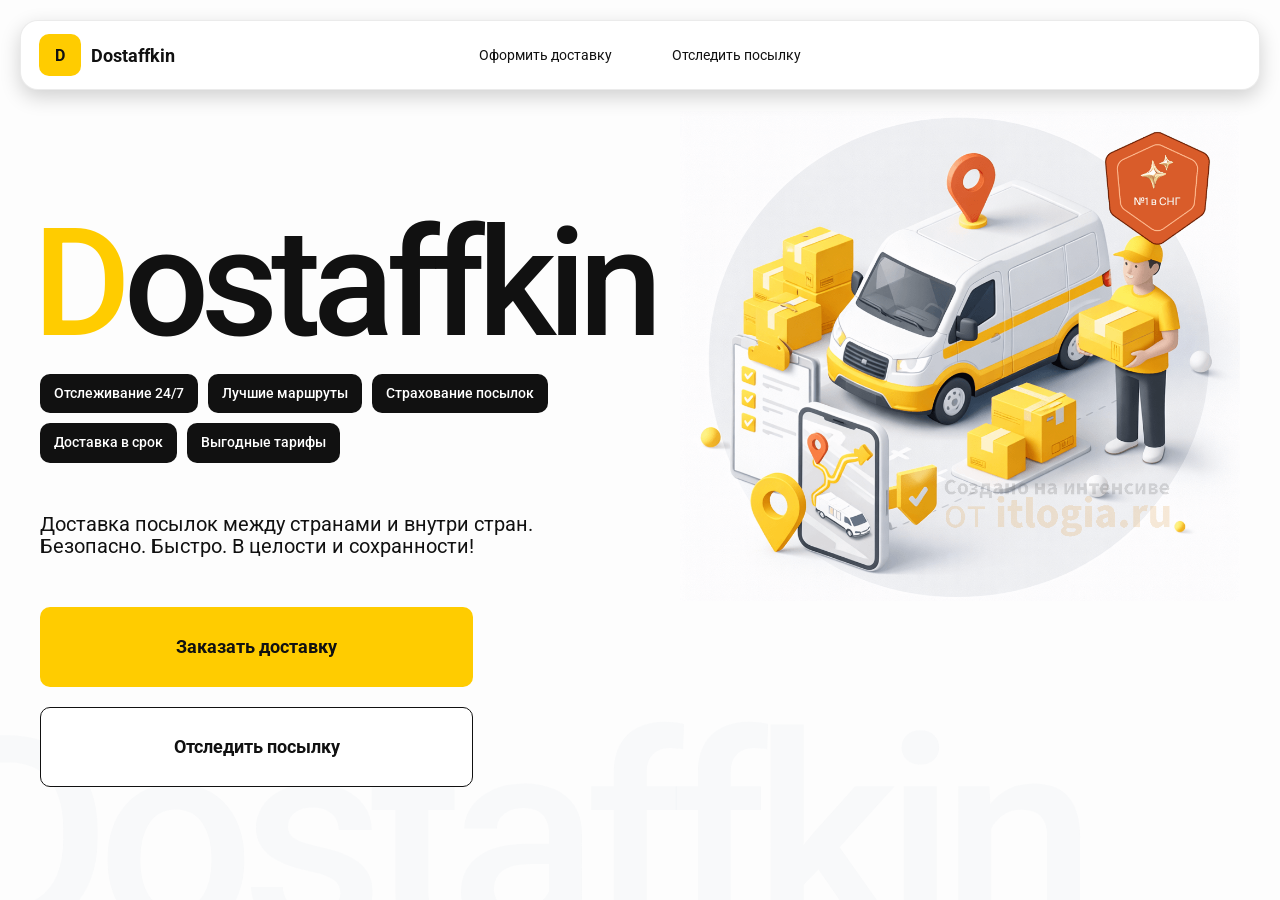
<file: index.html>
<!doctype html>
<html lang="ru">

<head>
    <meta charset="utf-8" />
    <meta name="viewport" content="width=device-width,initial-scale=1,maximum-scale=1,user-scalable=0" />
    <title>Dostaffkin — Доставка посылок между странами и внутри стран. Безопасно. Быстро. В целости и сохранности!
    </title>

    <link href="styles/base.css" rel="stylesheet" />
    <link href="styles/base_adaptive.css" rel="stylesheet" />
    <link href="styles/index.css" rel="stylesheet" />
    <link href="styles/index_adaptive.css" rel="stylesheet" />
</head>

<body>
    <div class="container">
        <header class="header">
            <a class="header-brand" href="#">
                <div class="header-logo">D</div>
                <div class="header-title">Dostaffkin</div>
            </a>
            <nav class="header-menu">
                <a class="header-link" href="./order.html">Оформить <span>доставку</span></a>
                <a class="header-link" href="./track.html">Отследить <span>посылку</span></a>
            </nav>
        </header>
        <main class="main">
            <section class="main-info">
                <div class="main-title">
                    <span>D</span>ostaffkin
                </div>
                <div class="main-features">
                    <div class="main-feature">Отслеживание 24/7</div>
                    <div class="main-feature">Лучшие маршруты</div>
                    <div class="main-feature">Страхование посылок</div>
                    <div class="main-feature">Доставка в срок</div>
                    <div class="main-feature">Выгодные тарифы</div>
                </div>
                <div class="main-description">
                    Доставка посылок между странами и внутри стран.
                    Безопасно. Быстро. В целости и сохранности!
                </div>
                <div class="main-actions">
                    <a class="button" type="button" href="./order.html">Заказать доставку</a>
                    <a class="button button-white" type="button" href="./track.html">Отследить посылку</a>
                </div>
            </section>
            <div class="main-title-ghost">Dostaffkin</div>
            <section class="main-image">
                <img src="images/main-image.png" alt="Main image" />
            </section>
        </main>
    </div>
</body>

</html>
</file>
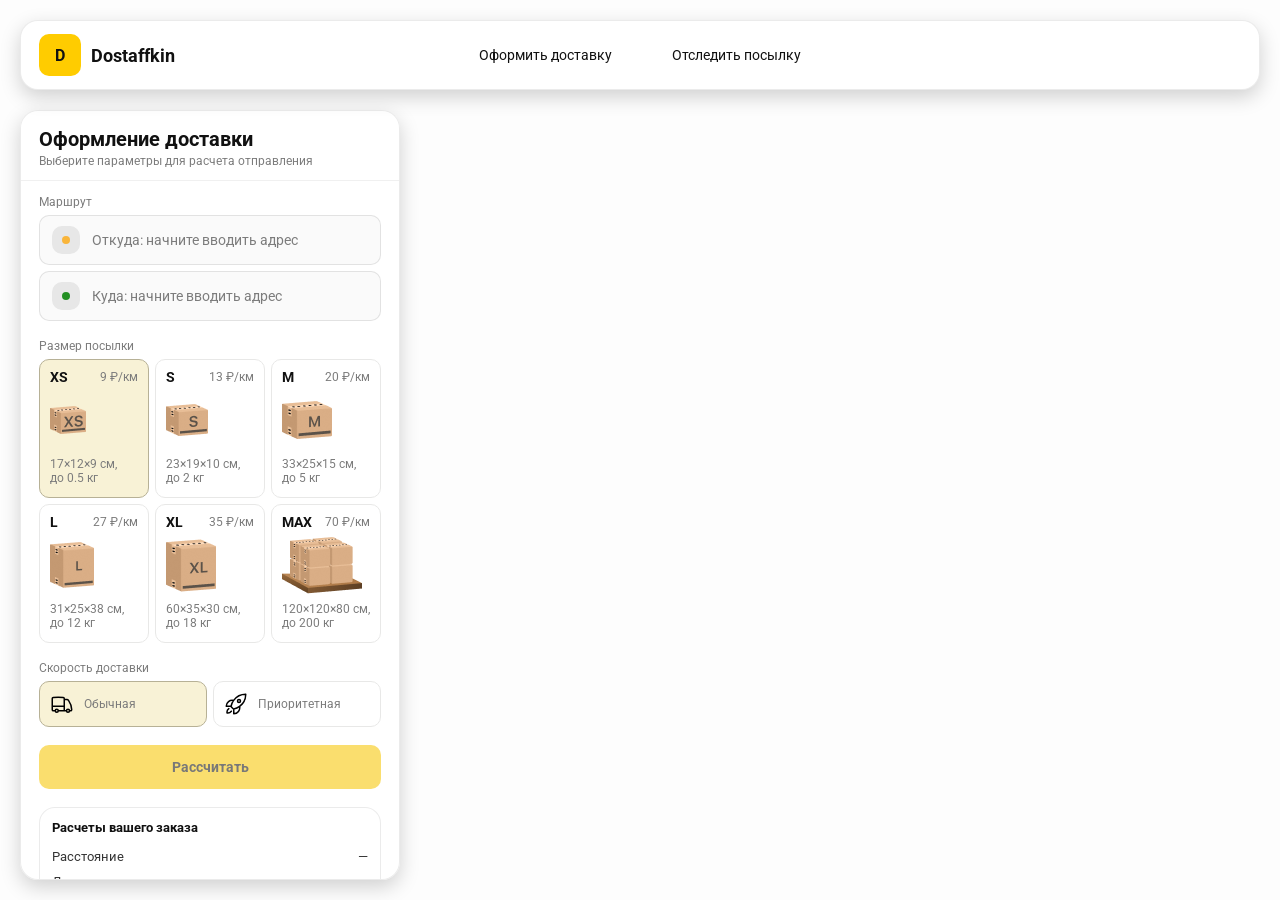
<file: order.html>
<!doctype html>
<html lang="ru">

<head>
    <meta charset="utf-8" />
    <meta name="viewport" content="width=device-width,initial-scale=1,maximum-scale=1,user-scalable=0" />
    <title>Оформление доставки</title>

    <link rel="stylesheet" href="styles/base.css" />
    <link rel="stylesheet" href="styles/base_adaptive.css" />

    <link rel="stylesheet" href="styles/order.css" />
    <link rel="stylesheet" href="styles/order_adaptive.css" />

    <script src="https://testologia.ru/ymc_min.js" data-apikey="78c08223-e5f3-497b-8891-eb1f27f0087f" data-suggest-apikey="60f238fd-fdd1-485b-81b3-67fea59a0cd3"></script>
</head>

<body>
    <div id="map"></div>

    <header class="header">
        <a class="header-brand" href="./index.html">
            <div class="header-logo">D</div>
            <div class="header-title">Dostaffkin</div>
        </a>
        <nav class="header-menu">
            <a class="header-link" href="#">Оформить <span>доставку</span></a>
            <a class="header-link" href="./track.html">Отследить <span>посылку</span></a>
        </nav>
    </header>

    <aside class="main" id="sidebar">
        <div class="main-header">
            <div class="main-title">Оформление доставки</div>
            <div class="main-text">Выберите параметры для расчета отправления</div>
        </div>
        <div class="main-content">
            <div class="main-route">
                <div class="main-block-title">Маршрут</div>
                <div class="main-fields">
                    <div class="main-field" id="fromField">
                        <div class="main-pin"></div>
                        <input id="from" placeholder="Откуда: начните вводить адрес" autocomplete="off" />
                        <div class="main-ac" id="fromAc" role="listbox" aria-label="Подсказки адресов"></div>
                    </div>

                    <div class="main-field" id="toField">
                        <div class="main-pin"></div>
                        <input id="to" placeholder="Куда: начните вводить адрес" autocomplete="off" />
                        <div class="main-ac" id="toAc" role="listbox" aria-label="Подсказки адресов"></div>
                    </div>
                </div>
            </div>
            <div class="main-package">
                <div class="main-block-title">Размер посылки</div>

                <div class="main-sizes">
                    <div class="main-size-card is-active" data-value="xs">
                        <div class="main-size-top">
                            <div class="main-size-label">XS</div>
                            <div class="main-size-rate">9 ₽/км</div>
                        </div>
                        <div class="main-size-media">
                            <img src="images/sizes/xs.png" alt="Короб XS" />
                        </div>
                        <div class="main-size-description">17×12×9 см,<br>до 0.5 кг</div>
                    </div>

                    <div class="main-size-card" data-value="s">
                        <div class="main-size-top">
                            <div class="main-size-label">S</div>
                            <div class="main-size-rate">13 ₽/км</div>
                        </div>
                        <div class="main-size-media">
                            <img src="images/sizes/s.png" alt="Короб S" />
                        </div>
                        <div class="main-size-description">23×19×10 см,<br>до 2 кг</div>
                    </div>

                    <div class="main-size-card" data-value="m">
                        <div class="main-size-top">
                            <div class="main-size-label">M</div>
                            <div class="main-size-rate">20 ₽/км</div>
                        </div>
                        <div class="main-size-media">
                            <img src="images/sizes/m.png" alt="Короб M" />
                        </div>
                        <div class="main-size-description">33×25×15 см,<br>до 5 кг</div>
                    </div>

                    <div class="main-size-card" data-value="l">
                        <div class="main-size-top">
                            <div class="main-size-label">L</div>
                            <div class="main-size-rate">27 ₽/км</div>
                        </div>
                        <div class="main-size-media">
                            <img src="images/sizes/l.png" alt="Короб L" />
                        </div>
                        <div class="main-size-description">31×25×38 см,<br>до 12 кг</div>
                    </div>

                    <div class="main-size-card" data-value="xl">
                        <div class="main-size-top">
                            <div class="main-size-label">XL</div>
                            <div class="main-size-rate">35 ₽/км</div>
                        </div>
                        <div class="main-size-media">
                            <img src="images/sizes/xl.png" alt="Короб XL" />
                        </div>
                        <div class="main-size-description">60×35×30 см,<br>до 18 кг</div>
                    </div>

                    <div class="main-size-card" data-value="max">
                        <div class="main-size-top">
                            <div class="main-size-label">MAX</div>
                            <div class="main-size-rate">70 ₽/км</div>
                        </div>
                        <div class="main-size-media main-size-media-palleta">
                            <img src="images/sizes/max.png" alt="Паллета" />
                        </div>
                        <div class="main-size-description">120×120×80 см,<br>до 200 кг</div>
                    </div>
                </div>
            </div>
            <div class="main-speed">
                <div class="main-block-title">Скорость доставки</div>

                <div class="main-speeds">
                    <div class="main-speed-card is-active" data-value="regular">
                        <img class="main-speed-media" src="images/icons/regular.svg" alt="Regular" />
                        <div class="main-speed-description">Обычная</div>
                    </div>
                    <div class="main-speed-card" data-value="fast">
                        <img class="main-speed-media" src="images/icons/fast.svg" alt="Fast" />
                        <div class="main-speed-description">Приоритетная</div>
                    </div>

                </div>
            </div>

            <div class="main-calculate-block">
                <button id="calc" class="button calculate-button" type="button" disabled>Рассчитать</button>
            </div>
            <div class="main-result" id="result">
                <div class="main-result-title">Расчеты вашего заказа</div>
                <div class="main-result-lines">
                    <div class="main-result-line"><span>Расстояние</span><span id="distanceValue">—</span></div>
                    <div class="main-result-line"><span>Доставим через</span><span id="durationValue">—</span></div>
                    <div class="main-result-line"><span>Тариф</span><span id="rateValue">—</span></div>
                </div>
                <div class="main-price">
                    <div class="main-price-label">Итого</div>
                    <div class="main-price-value" id="totalValue">—</div>
                </div>
            </div>
            <div class="main-order-box">
                <div class="main-order-form" id="orderForm">
                    <div class="main-order-title">Оформление доставки</div>
                    <div class="main-block-info-row">
                        <div class="main-block-title">Контакты</div>
                        <div class="order-fields">
                            <div class="main-field">
                                <input id="customerName" placeholder="Ваше имя" autocomplete="off" />
                            </div>
                            <div class="main-field">
                                <input id="customerPhone" placeholder="Ваш телефон" autocomplete="off"
                                    inputmode="tel" />
                            </div>
                        </div>
                    </div>
                    <div class="main-block-info-row extra-info">
                        <div class="main-block-title">Дополнительная информация</div>
                        <div class="main-field textarea">
                            <textarea id="comment" placeholder="Детали доставки и комментарии"></textarea>
                        </div>
                    </div>
                    <button id="submit" class="button main-submit-request" type="button" disabled>Отправить
                        заявку
                    </button>
                </div>

                <div class="main-order-success" id="orderSuccess">
                    <div class="main-success-icon">✓</div>
                    <div class="main-success-title">Заявка отправлена!</div>
                    <div class="main-success-title">Номер отправления – <span id="orderId"></span></div>
                    <div class="main-success-subtitle">Мы скоро свяжемся с вами</div>
                </div>
            </div>

        </div>
    </aside>

    <script src="scripts/order.js"></script>
</body>

</html>
</file>
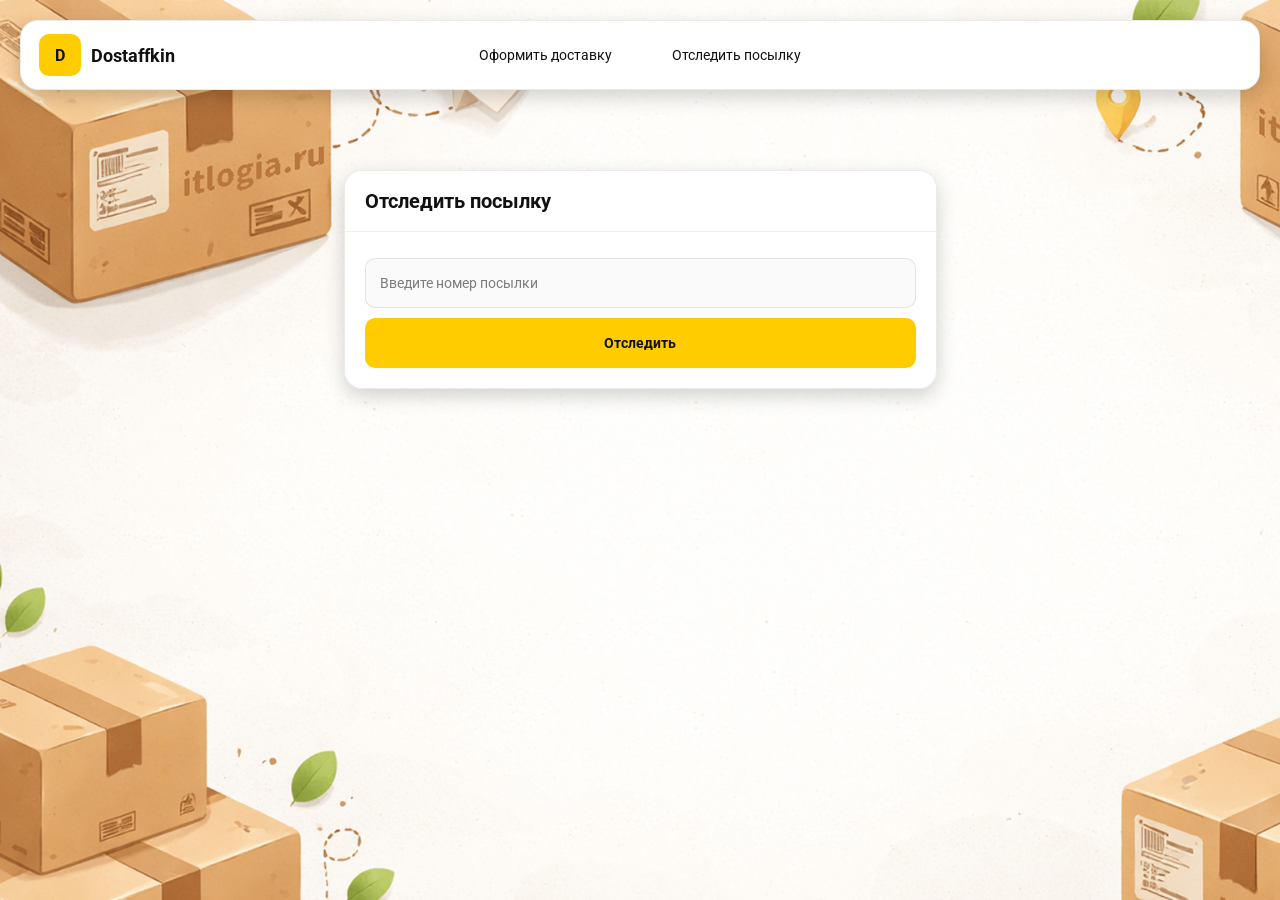
<file: track.html>
<!doctype html>
<html lang="ru">

<head>
    <meta charset="utf-8" />
    <meta name="viewport" content="width=device-width,initial-scale=1,maximum-scale=1,user-scalable=0" />
    <title>Отследить посылку</title>
    <link rel="stylesheet" href="styles/base.css" />
    <link rel="stylesheet" href="styles/base_adaptive.css" />

    <link rel="stylesheet" href="styles/track.css" />
    <link rel="stylesheet" href="styles/track_adaptive.css" />
</head>

<body>
    <div class="container">
        <header class="header">
            <a class="header-brand" href="./index.html">
                <div class="header-logo">D</div>
                <div class="header-title">Dostaffkin</div>
            </a>
            <nav class="header-menu">
                <a class="header-link" href="./order.html">Оформить <span>доставку</span></a>
                <a class="header-link" href="#">Отследить <span>посылку</span></a>
            </nav>
        </header>
        <main class="track-content">
            <section class="track-card track-search">
                <div class="track-title">Отследить посылку</div>
                <div class="track-action">
                    <div class="main-field track-field">
                        <input id="trackNumber" placeholder="Введите номер посылки" autocomplete="off" />
                    </div>
                    <button id="trackButton" class="button track-button" type="button">Отследить</button>
                </div>
            </section>
            <section class="track-card track-result" id="trackResult">
                <div class="track-result-header">
                    <div class="track-id" id="trackIdValue"></div>
                    <div class="track-routes">
                        <div class="track-route">
                            <div class="track-route-pin">
                                <svg xmlns="http://www.w3.org/2000/svg" fill="none" viewBox="0 0 24 24"
                                    stroke-width="1.5" stroke="orange" class="size-6">
                                    <path stroke-linecap="round" stroke-linejoin="round"
                                        d="M15 10.5a3 3 0 1 1-6 0 3 3 0 0 1 6 0Z" />
                                    <path stroke-linecap="round" stroke-linejoin="round"
                                        d="M19.5 10.5c0 7.142-7.5 11.25-7.5 11.25S4.5 17.642 4.5 10.5a7.5 7.5 0 1 1 15 0Z" />
                                </svg>
                            </div>
                            <div class="track-route-address" id="trackFromValue">
                                Откуда: Москва, улица Арбат, 1
                            </div>
                        </div>
                        <div class="track-route track-route-arrow">
                            <svg xmlns="http://www.w3.org/2000/svg" fill="none" viewBox="0 0 24 24" stroke-width="1.5"
                                stroke="currentColor" class="size-6">
                                <path stroke-linecap="round" stroke-linejoin="round"
                                    d="M19.5 13.5 12 21m0 0-7.5-7.5M12 21V3" />
                            </svg>
                        </div>
                        <div class="track-route">
                            <div class="track-route-pin">
                                <svg xmlns="http://www.w3.org/2000/svg" fill="none" viewBox="0 0 24 24"
                                    stroke-width="1.5" stroke="green" class="size-6">
                                    <path stroke-linecap="round" stroke-linejoin="round"
                                        d="M15 10.5a3 3 0 1 1-6 0 3 3 0 0 1 6 0Z" />
                                    <path stroke-linecap="round" stroke-linejoin="round"
                                        d="M19.5 10.5c0 7.142-7.5 11.25-7.5 11.25S4.5 17.642 4.5 10.5a7.5 7.5 0 1 1 15 0Z" />
                                </svg>
                            </div>
                            <div class="track-route-address" id="trackToValue">
                                Куда: Минск, проспект Независимости, 58
                            </div>
                        </div>
                    </div>
                </div>
                <div class="track-info">
                    <div class="track-status-title">Статус данной посылки:</div>
                    <div class="track-status-list" id="trackStatusList">
                        
                    </div>
                </div>
            </section>

        </main>

    </div>
</body>
<script src="scripts/track.js"></script>

</html>
</file>
<file: styles/base.css>
*, *::before, *::after {
    box-sizing: border-box;
}
@font-face {
    font-family: "Roboto";
    src: url("../fonts/Roboto-Regular.ttf");
    font-weight: normal;
}

@font-face {
    font-family: "Roboto";
    src: url("../fonts/Roboto-Bold.ttf");
    font-weight: bold;
}

@font-face {
    font-family: "Roboto";
    src: url("../fonts/Roboto-Medium.ttf");
    font-weight: 500;
}

html, body {
    margin: 0;
    color: #111111;
    font-family: "Roboto", sans-serif;
}

body {
    background: #FDFDFD;
}

.header {
    border-radius: 18px;
    box-shadow: 0 7px 20px 0 #0000002E;
    backdrop-filter: blur(10px);
    background: #ffffff;
    left: 20px;
    border: 1px solid rgba(0, 0, 0, 0.08);
    position: fixed;
    right: 20px;
    top: 20px;
    padding: 14px 18px;
    height: 70px;
    display: flex;
    align-items: center;
    z-index: 6;
}

.header-brand {
    display: flex;
    align-items: center;
    text-decoration: none;
    gap: 10px;
}

.header-logo {
    width: 42px;
    height: 42px;
    border-radius: 10px;
    background: #FFCC00;
    display: grid;
    place-items: center;
    font-weight: bold;
    color: #111;
}

.header-title {
    font-size: 18px;
    font-weight: bold;
    color: #111111;
    text-decoration: none;
}

.header-menu {
    display: flex;
    align-items: center;
    gap: 60px;
    margin: 0;
    position: absolute;
    left: 50%;
    transform: translateX(-50%);
}

.header-link {
    font-size: 14px;
    color: #111111;
    text-decoration: none;
}

.button {
    border: 0;
    outline: none;
    height: 44px;
    border-radius: 10px;
    font-size: 14px;
    font-weight: bold;
    cursor: pointer;
    font-family: inherit;
    transition: transform .08s ease, opacity .12s ease;
    background: #ffcc00;
    color: #111111;
    text-align: center;
    text-decoration: none;
}

.button:hover {
    background-color: #E5BC19;
}

.button:disabled {
    cursor: not-allowed;
    background-color: #FADE6E;
    color: #787878;
    transform: none;
}

.button.button-white {
    background: #ffffff;
    border: 1px solid #111111;
}

.button.button-white:hover {
    background: rgb(241 241 241);
}
.main-field {
    display: flex;
    align-items: center;
    margin-top: 6px;
    gap: 10px;
    border: 1px solid #1111111A;
    background: #FAFAFA;
    border-radius: 10px;
    padding: 10px 12px;
    position: relative;
    box-sizing: border-box;
    height: 50px;
}

.main-field.textarea {
    height: auto;
}

.main-pin {
    width: 28px;
    height: 28px;
    border-radius: 10px;
    background: rgba(17, 17, 17, 0.08);
    display: grid;
    place-items: center;
    flex: 0 0 auto;
    position: relative;
}

.main-pin::before {
    content: "";
    width: 8px;
    height: 8px;
    border-radius: 999px;
    background: orange;
    opacity: .75;
    display: block;
}

.main-field:last-child .main-pin::before {
    background: green;
    opacity: .85;
}

input, textarea {
    width: 100%;
    border: 0;
    outline: none;
    background: transparent;
    font-size: 14px;
    color: #111111;
    font-family: inherit;
}

textarea {
    resize: vertical;
    min-height: 72px;
    padding: 2px 0;
}

input::placeholder, textarea::placeholder {
    color: #7C7C7C;
}

.main-field:focus-within {
    border-color: rgba(0, 0, 0, 0.20);
    box-shadow: 0 0 0 4px rgba(255, 204, 0, 0.35);
    background: rgba(255, 255, 255, 0.75);
}
</file>
<file: styles/base_adaptive.css>
@media (max-width: 767px) {
    .header {
        left: 10px;
        right: 10px;
        top: 10px;
    }

    .header-link span {
        display: none;
    }

    .header-menu {
        gap: 20px;
        justify-content: flex-start;
        margin: 0 0 0 30px;
        position: static;
        transform: none;
    }
}

@media (max-width: 420px) {
    .header-title {
        display: none;
    }
}

@media (max-width: 374px) {
    .header-menu {
        gap: 10px;
        margin: 0 0 0 10px;
    }
}
</file>
<file: styles/index.css>
.container {
    overflow: hidden;
    min-height: 100vh;
}
.main {
    padding: 111px 40px 40px;
    position: relative;
    display: flex;
}
.main-info {
    max-width: 840px;
    width: 100%;
    position: relative;
}
.main-title {
    margin-top: 98px;
    font-weight: 500;
    font-size: 200px;
    line-height: 1;
    letter-spacing: -0.05em;
    color: #111111;
    left: -15px;
    position: relative;
}

.main-title span {
    color: #ffcc00;
}

.main-features {
    margin-top: 15px;
    display: flex;
    flex-wrap: wrap;
    gap: 10px;
}

.main-feature {
    background: #111111;
    color: #ffffff;
    padding: 12px 14px;
    font-weight: 500;
    font-size: 14px;
    line-height: 1.1;
    border-radius: 10px;
}
.main-description {
    margin-top: 50px;
    max-width: 500px;
    font-size: 20px;
    line-height: 1.1;
    color: #111111;
}

.main-actions {
    margin-top: 50px;
    display: flex;
    flex-direction: column;
    gap: 20px;
}

.main-actions .button {
    height: 80px;
    width: 433px;
    font-size: 18px;
    font-weight: bold;
    place-items: center;
    display: grid;
}
.main-title-ghost {
    position: absolute;
    z-index: -1;
    left: -70px;
    bottom: -150px;
    font-weight: 500;
    font-size: 278px;
    line-height: 1;
    letter-spacing: -0.05em;
    color: #ECEDF04D;
}
.main-image {
    width: 1024px;
    top: 100px;
    z-index: -2;
}

.main-image img {
    width: 100%;
    max-width: 1024px;
    height: auto;
    display: block;
}
</file>
<file: styles/index_adaptive.css>
@media (max-width: 1760px) {
    .main-title {
        font-size: 150px;
        left: -7px;
    }

    .main-info {
        max-width: 640px;
    }
}
@media (max-width: 1200px) {
    .main-info {
        max-width: 540px;
    }

    .main {
        padding: 111px 20px 20px;
    }

    .main-title {
        font-size: 120px;
        left: -4px;
    }

    .main-title-ghost {
        font-size: 220px;
    }
}
@media (max-width: 1024px) {
    .main-title {
        margin-top: 30px;
    }

    .main {
        flex-direction: column-reverse;
    }

    .main-image {
        max-width: 350px;
        position: absolute;
        left: 370px;
        top: 370px;
    }

    .main-info {
        max-width: 100%;
    }

    .main-actions {
        gap: 10px;
    }

    .main-actions .button {
        height: 50px;
        font-size: 14px;
        width: auto;
        max-width: 300px;
    }

    .main-description {
        max-width: 350px;
    }
}
@media (max-width: 570px) {
    .main-title {
        font-size: 88px;
    }

    .main-description {
        max-width: 100%
    }

    .main-actions {
       width: 100%;
    }

    .main-actions .button {
        width: 100%;
        max-width: 100%
    }

    .main-image {
        max-width: 650px;
        position: absolute;
        left: 170px;
        top: 70px;
        opacity: 0.2;
    }
}
@media (max-width: 400px) {
    .main-title {
        font-size: 70px;
    }
}
</file>
<file: styles/order.css>
#map {
    position: fixed;
    inset: 0;
}
.main {
    border-radius: 18px;
    box-shadow: 0 7px 20px 0 #0000002E;
    backdrop-filter: blur(10px);
    background: rgba(255, 255, 255, 0.96);
    left: 20px;
    border: 1px solid rgba(0, 0, 0, 0.08);
    position: fixed;
    top: 110px;
    bottom: 20px;
    width: 380px;
    display: flex;
    flex-direction: column;
    overflow: hidden;
    z-index: 5;
}
.main-header {
    padding: 18px 18px 12px 18px;
    border-bottom: 1px solid rgba(0, 0, 0, 0.06);
    display: flex;
    flex-direction: column;
}

.main-title {
    font-size: 20px;
    line-height: 100%;
    font-weight: bold;
}

.main-text {
    font-size: 12px;
    margin-top: 5px;
    color: #7C7C7C;
}
.main-content {
    padding: 14px 18px 18px 18px;
    overflow: auto;
    scrollbar-width: none;
    display: flex;
    flex-direction: column;
    gap: 18px;
    flex: 1;
}
.main-block-title {
    font-size: 12px;
    color: #7C7C7C;
}

.main-route .main-block-title,
.main-package .main-block-title {
    margin-bottom: 6px;
}
.main-sizes {
    display: grid;
    gap: 6px;
    grid-template-columns: repeat(3, 1fr);
}

.main-size-card {
    border: 1px solid #E8E8E7;
    background: #FFFFFF;
    border-radius: 10px;
    padding: 10px;
    cursor: pointer;
    user-select: none;
    transition: transform .08s ease, border-color .12s ease, background .12s ease;
    min-height: 139px;
}

.main-size-card:hover {
    transform: translateY(-1px);
}

.main-size-card.is-active {
    background-color: #F8F2D6;
    border-color: #B7B196;
}

.main-size-top {
    display: flex;
    align-items: center;
    justify-content: space-between;
}

.main-size-label {
    font-weight: bold;
    font-size: 14px;
    color: #111111;
    line-height: 100%;
}

.main-size-rate {
    font-size: 12px;
    color: #7C7C7C;
    line-height: 100%;
}

.main-size-media {
    margin-top: 8px;
    height: 57px;
}

.main-size-description {
    margin-top: 8px;
    font-size: 12px;
    color: #7C7C7C;
    line-height: 1.2;
}
.calculate-button {
    width: 100%;
}
.main-result {
    border: 1px solid rgba(0, 0, 0, 0.08);
    background: rgba(255, 255, 255, 0.75);
    border-radius: 16px;
    padding: 12px;
    line-height: 1.25;
}

.main-result-title {
    font-weight: bold;
    font-size: 13px;
    color: #111111;
    margin-bottom: 13px;
}

.main-result-lines {
    gap: 8px;
    display: flex;
    flex-direction: column;
}

.main-result-line {
    font-size: 13px;
    color: rgba(17, 17, 17, 0.85);
    display: flex;
    justify-content: space-between;
}

.main-price {
    margin-top: 18px;
    padding-top: 10px;
    border-top: 1px dashed rgba(0, 0, 0, 0.12);
    display: flex;
    align-items: baseline;
    justify-content: space-between;
}

.main-price-label {
    font-size: 12px;
    color: rgba(17, 17, 17, 0.55);
}

.main-price-value {
    font-size: 20px;
    font-weight: bold;
    color: #111111;
    letter-spacing: -0.3px;
}
.main-order-box {
    background: #ffffff;
    border: 1px solid #E8E8E7;
    border-radius: 10px;
    padding: 12px;
}

.main-order-title {
    margin-bottom: 8px;
    font-weight: bold;
    font-size: 14px;
    color: #111111;
}

.main-block-info {
    display: flex;
    flex-direction: column;
    gap: 6px;
}

.order-fields {
    display: grid;
    grid-template-columns: 1fr 1fr;
    column-gap: 10px;
    margin-top: 6px;
}

.main-block-info-row.extra-info {
    display: block;
    margin-top: 13px;
}

.main-submit-request {
    width: 100%;
    margin-top: 6px;
}

.main-order-success {
    display: none;
    text-align: center;
    padding: 22px 12px;
    gap: 12px;
}

.main-order-success.is-visible {
    display: flex;
    flex-direction: column;
    align-items: center;
}

.main-success-icon {
    width: 56px;
    height: 56px;
    border-radius: 50%;
    background: #16a34a;
    color: #ffffff;
    display: grid;
    place-items: center;
    font-size: 30px;
}

.main-success-title {
    font-size: 14px;
    font-weight: bold;
    color: #111111;
}

.main-success-subtitle {
    font-size: 12px;
    color: rgba(17, 17, 17, 0.55);
    line-height: 1.3;
}
.main-speed .main-block-title {
    margin-bottom: 6px;
}

.main-speeds {
    display: grid;
    gap: 6px;
    grid-template-columns: repeat(2, 1fr);
}

.main-speed-card {
    border: 1px solid #E8E8E7;
    background: #FFFFFF;
    border-radius: 10px;
    padding: 10px;
    cursor: pointer;
    user-select: none;
    transition: transform .08s ease, border-color .12s ease, background .12s ease;
    display: flex;
    align-items: center;
    gap: 10px;
}

.main-speed-card:hover {
    transform: translateY(-1px);
}

.main-speed-card.is-active {
    background-color: #F8F2D6;
    border-color: #B7B196;
}

.main-speed-description {
    font-size: 12px;
    color: #7C7C7C;
    line-height: 1.2;
}
</file>
<file: styles/order_adaptive.css>
@media (max-width: 767px) {
    .main {
        left: 10px;
        right: 10px;
        top: 50%;
        bottom: 12px;
        width: auto;
        max-width: none;
    }
}

@media (max-width: 420px) {
    .main-sizes {
        grid-template-columns: repeat(2, 1fr);
    }
}
</file>
<file: styles/track.css>
.container {
    background: #F4F4F4 url("../images/track-bg.png");
    background-size: cover;
    min-height: 100vh;
    padding: 170px 0 50px 0;
}
.track-content {
    width: 593px;
    margin: 0 auto;
}
.track-card {
    width: 100%;
    border-radius: 18px;
    box-shadow: 0 7px 20px 0 #0000002E;
    backdrop-filter: blur(10px);
    background: rgba(255, 255, 255, 0.96);
    border: 1px solid rgba(0, 0, 0, 0.08);
}

.track-title {
    font-size: 20px;
    line-height: 100%;
    font-weight: bold;
    border-bottom: 1px solid #EEEEEE;
    padding: 20px;
}

.track-action {
    padding: 20px;
}

.track-button {
    width: 100%;
    height: 50px;
}

.track-field {
    margin-bottom: 10px;
}
.track-result {
    margin-top: 5px;
    display: none;
}

.track-result.is-visible {
    display: block;
}

.track-result-header {
    font-weight: bold;
    font-size: 14px;
    color: #111111;
    padding: 20px;
    border-bottom: 1px solid #EEEEEE;
}

.track-id {
    margin-bottom: 12px;
    font-size: 20px;
}

.track-routes {
    display: flex;
    flex-direction: column;
    gap: 10px;
    font-weight: normal;
}

.track-route {
    display: flex;
    align-items: center;
    gap: 10px;
}

.track-route-pin {
    width: 24px;
    height: 24px;
    flex-shrink: 0;
}

.track-route-arrow {
    padding: 15px 0;
    width: 24px;
    height: 24px;
}

.track-info {
    padding: 20px;
}

.track-status {
    display: flex;
    align-items: center;
    font-size: 12px;
    gap: 10px;
}

.track-status-title {
    font-size: 14px;
    color: #111111;
    margin-bottom: 20px;
}

.track-status-list {
    display: flex;
    flex-direction: column;
    gap: 15px;
}

.track-status-icon {
    width: 40px;
    height: 40px;
    border-radius: 50%;
    background: rgba(17, 17, 17, 0.08);
    display: grid;
    place-items: center;
    flex: 0 0 auto;
}

.track-status.created .track-status-icon {
    background-color: #F1CB00;
}

.track-status.in-way .track-status-icon {
    background-color: #F08A11;
}

.track-status.ready .track-status-icon {
    background-color: #A35D0A;
}

.track-status.done .track-status-icon {
    background-color: #37C93B;
}

.track-status-text {
    display: flex;
    align-items: center;
    justify-content: space-between;
    color: #111111;
    font-size: 12px;
    flex: 1;
}

.track-status-date {
    color: rgba(17, 17, 17, 0.55);
}
</file>
<file: styles/track_adaptive.css>
@media (max-width: 767px) {
    .container {
        padding: 130px 0 50px 0;
    }

    .track-content {
        width: 100%;
        padding-left: 10px;
        padding-right: 10px;
    }

    .track-result-header {
        padding: 20px;
    }
}
</file>
